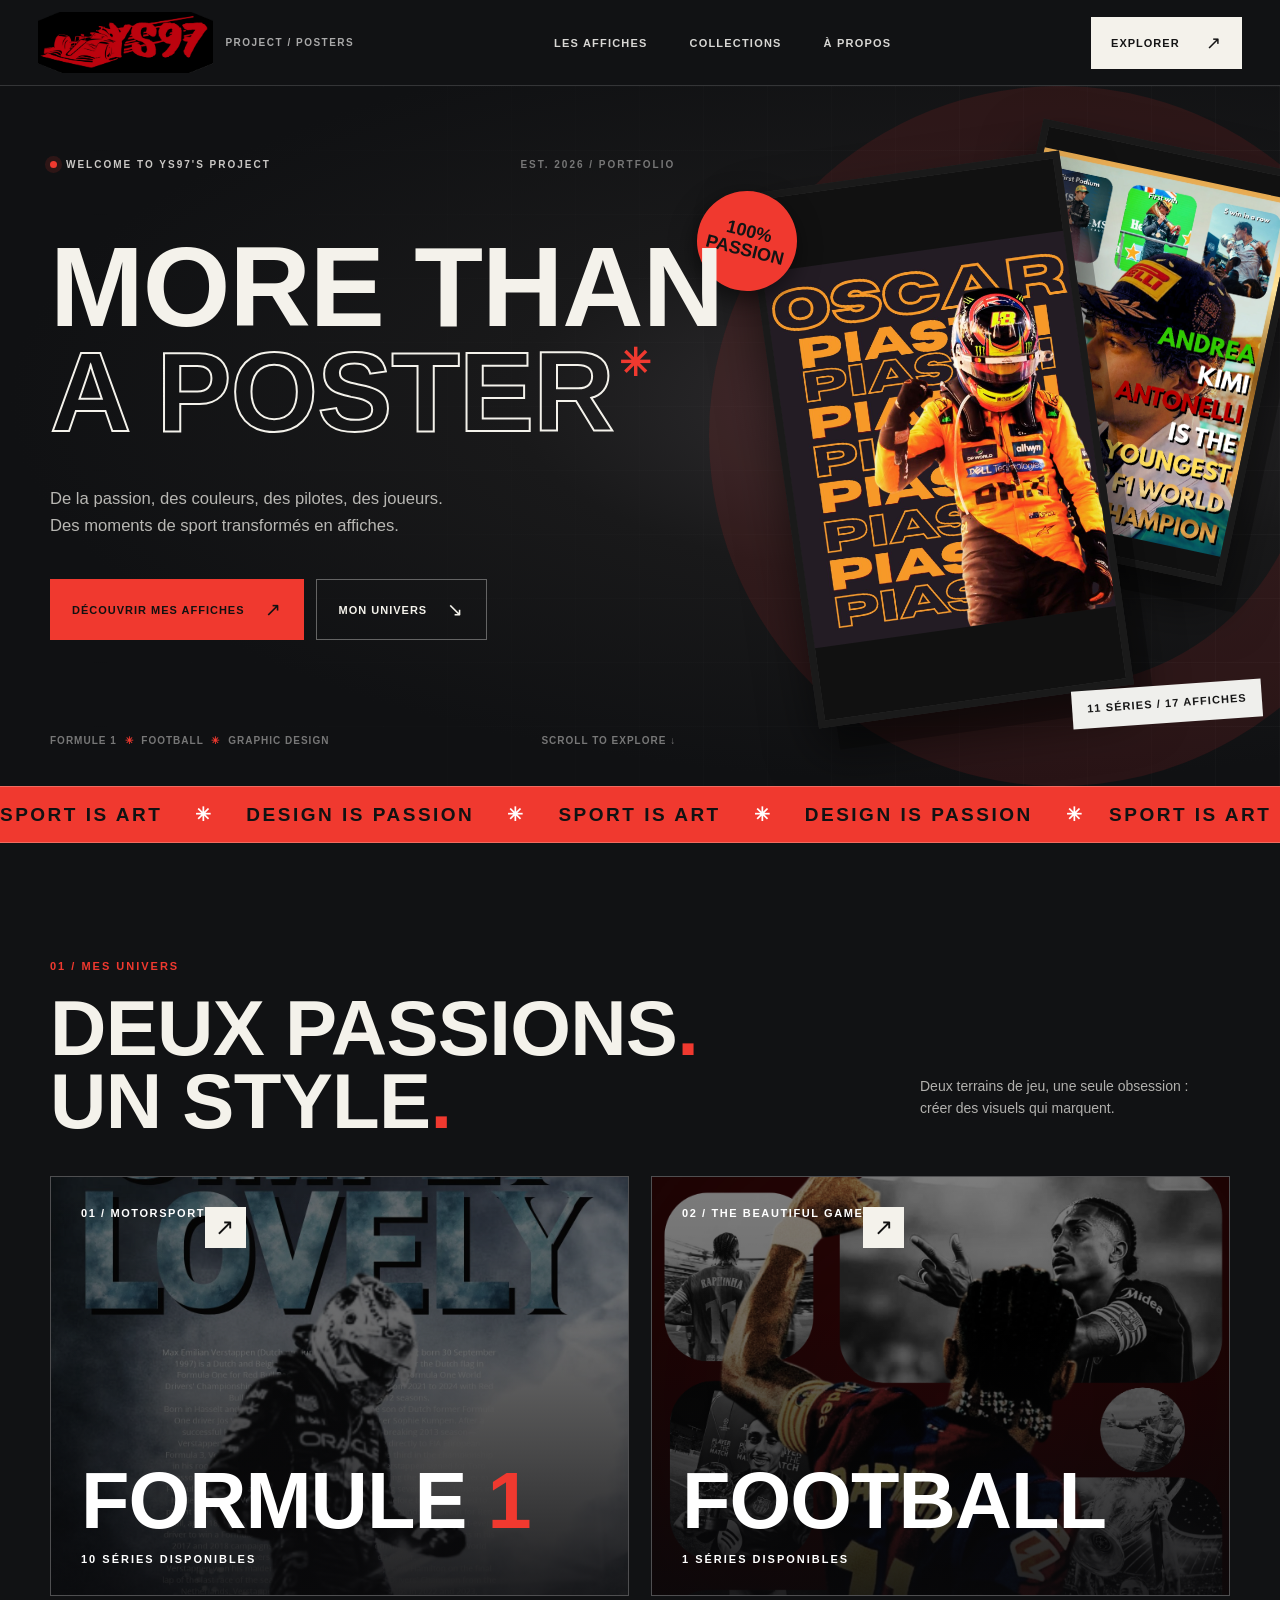
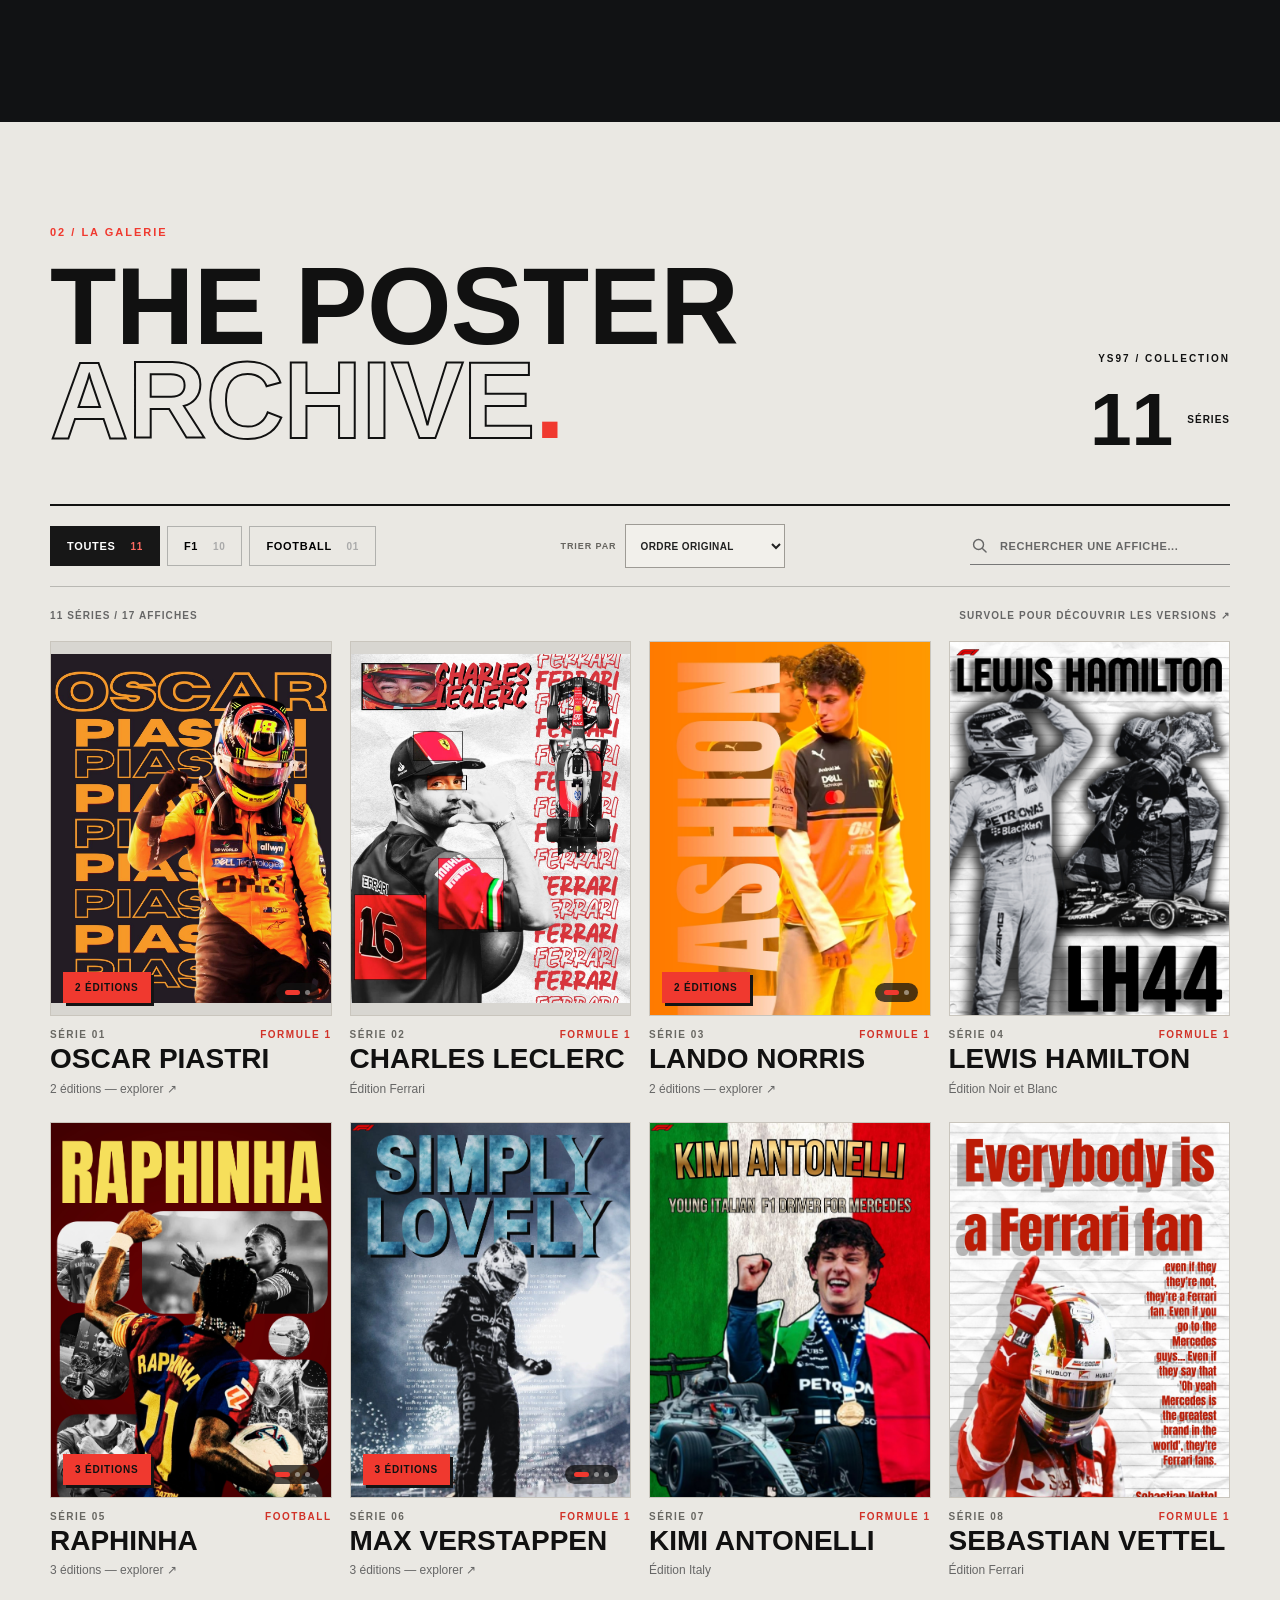
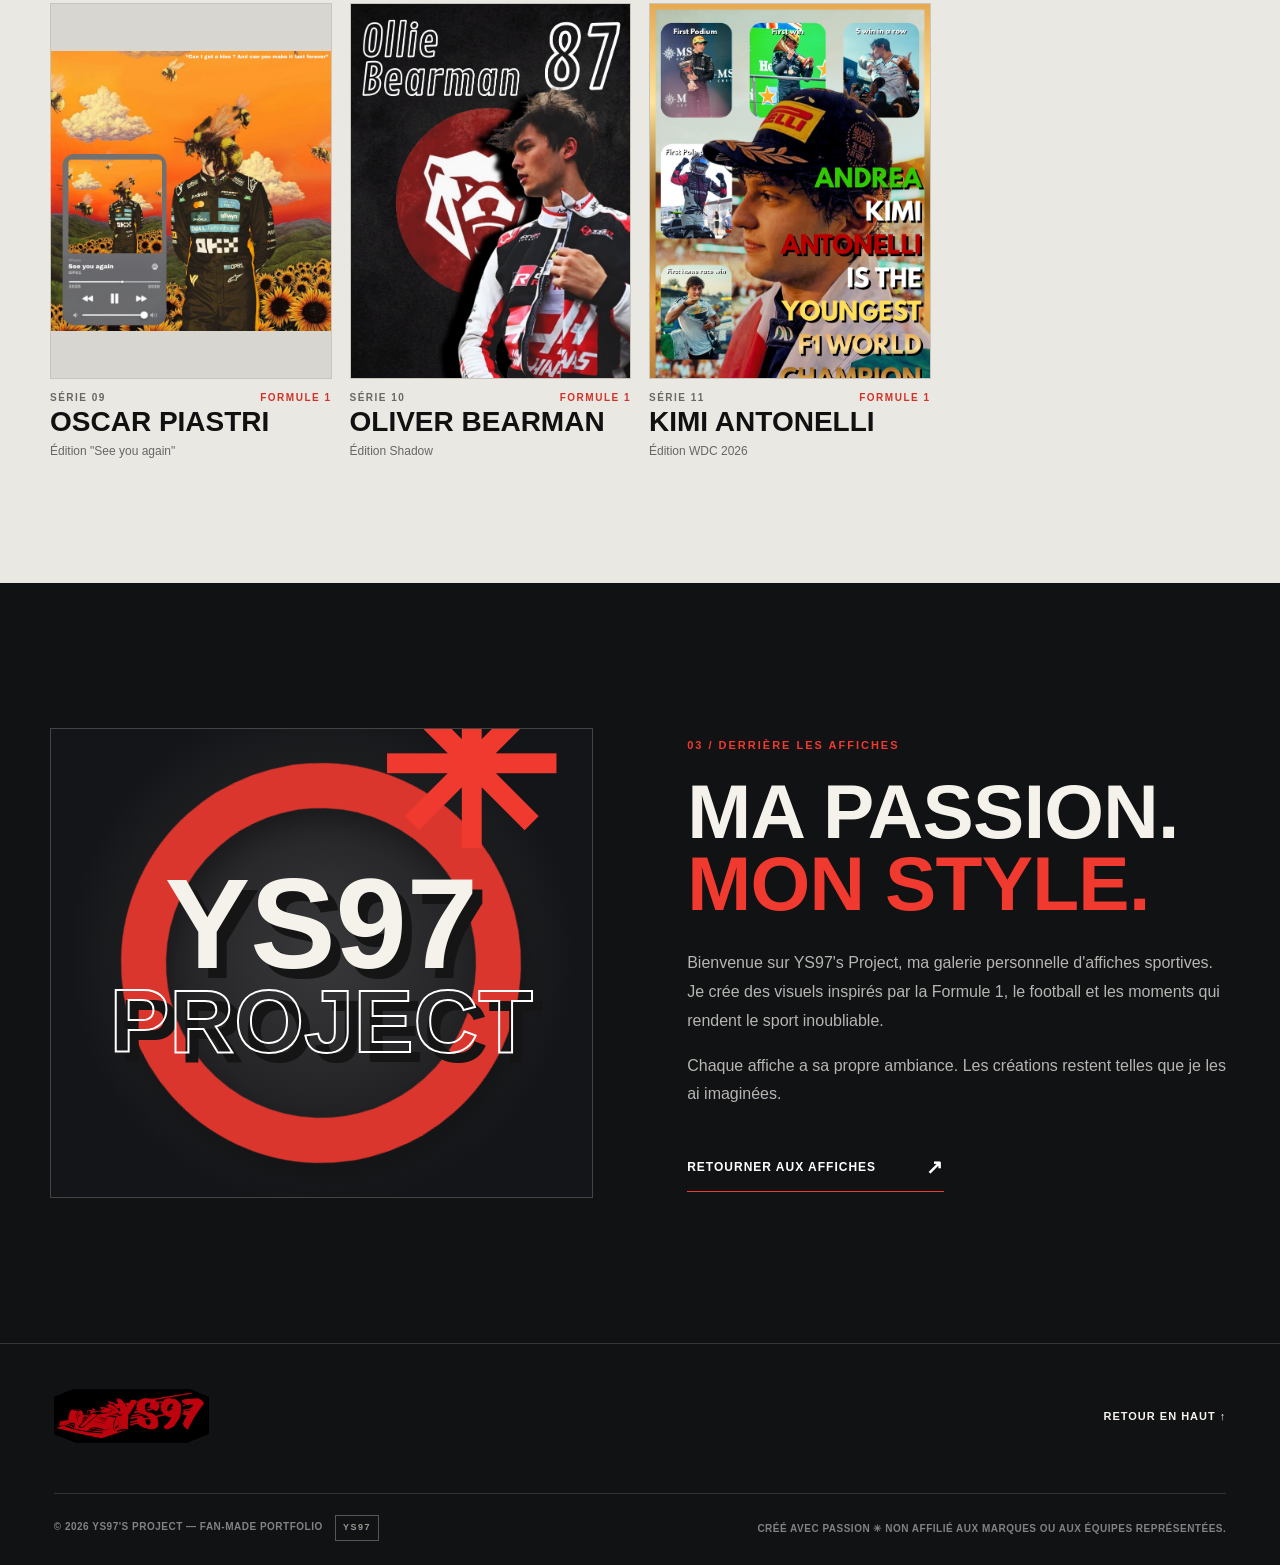
<file: index.html>
<!DOCTYPE html>
<html lang="fr">
<head>
  <meta charset="UTF-8" />
  <meta name="viewport" content="width=device-width,initial-scale=1" />
  <meta name="theme-color" content="#111111" />
  <meta name="description" content="YS97's Project — galerie d'affiches sportives autour de la Formule 1 et du football. Créations et designs originaux de YS97." />
  <meta property="og:title" content="YS97's Project — Affiches & créations" />
  <meta property="og:description" content="Bienvenue dans mon univers : Formule 1, football et design." />
  <title>YS97's Project — Posters & Design</title>
  <link rel="icon" href="favicon.png" type="image/png" />
  <link rel="stylesheet" href="style.css" />
  <link rel="stylesheet" href="v3.css?v=4" />
  <script src="affiches.js" defer></script>
  <script src="shared.js" defer></script>
  <script src="script.js?v=4" defer></script>
</head>
<body>
  <a class="skip-link" href="#galerie">Aller à la galerie</a>
  <div class="page-shell">
    <header class="site-header" id="accueil">
      <a class="brand" href="#accueil" aria-label="YS97's Project — accueil">
        <span class="brand-mark has-custom-logo" id="brandMark"><img src="logo-ys97-header.png" alt="Logo YS97" class="actual-logo" /></span>
        <span class="brand-words"><strong>YS97<span class="accent-dot">.</span></strong><small>PROJECT / POSTERS</small></span>
      </a>
      <nav class="desktop-nav" aria-label="Navigation principale">
        <a href="#galerie">LES AFFICHES</a>
        <a href="#collections">COLLECTIONS</a>
        <a href="#apropos">À PROPOS</a>
      </nav>
      <a class="header-link" href="#galerie"><span>EXPLORER</span><span aria-hidden="true">↗</span></a>
    </header>

    <main>
      <section class="hero" aria-labelledby="hero-title">
        <div class="hero-grid" aria-hidden="true"></div>
        <div class="hero-content">
          <div class="hero-topline"><span class="pulse-dot"></span> WELCOME TO YS97'S PROJECT <span class="hero-index">EST. 2026 / PORTFOLIO</span></div>
          <h1 id="hero-title"><span>MORE THAN</span><span class="hero-outline">A POSTER<span class="star">✳</span></span></h1>
          <p>De la passion, des couleurs, des pilotes, des joueurs.<br />Des moments de sport transformés en affiches.</p>
          <div class="hero-actions">
            <a class="cta primary" href="#galerie">DÉCOUVRIR MES AFFICHES <span aria-hidden="true">↗</span></a>
            <a class="cta secondary" href="#apropos">MON UNIVERS <span aria-hidden="true">↘</span></a>
          </div>
          <div class="hero-lower"><span>FORMULE 1 <b>✳</b> FOOTBALL <b>✳</b> GRAPHIC DESIGN</span><span>SCROLL TO EXPLORE ↓</span></div>
        </div>
        <div class="hero-art" aria-label="Aperçu d'affiches de Formule 1 et football">
          <div class="hero-glow" aria-hidden="true"></div>
          <div class="hero-poster hero-poster-back"><img src="images/raphinha-color.jpg" id="featuredBack" alt="Affiche mise en avant" /></div>
          <div class="hero-poster hero-poster-front"><img src="images/oscar-piastri-orange.jpg" id="featuredFront" alt="Affiche mise en avant" /></div>
          <span class="sticker sticker-top">100%<br />PASSION</span>
          <span class="sticker sticker-bottom">YS97 / POSTER COLLECTION</span>
        </div>
      </section>

      <div class="marquee" aria-label="Design, sport et créativité"><div class="marquee-track" aria-hidden="true">
        <span>SPORT IS ART <em>✳</em> DESIGN IS PASSION <em>✳</em> SPORT IS ART <em>✳</em> DESIGN IS PASSION <em>✳</em></span>
        <span>SPORT IS ART <em>✳</em> DESIGN IS PASSION <em>✳</em> SPORT IS ART <em>✳</em> DESIGN IS PASSION <em>✳</em></span>
      </div></div>

      <section class="collections-section content-width" id="collections" aria-labelledby="collections-title">
        <div class="section-heading"><span class="eyebrow">01 / MES UNIVERS</span><h2 id="collections-title">DEUX PASSIONS<span class="red-period">.</span><br />UN STYLE<span class="red-period">.</span></h2><p>Deux terrains de jeu, une seule obsession : créer des visuels qui marquent.</p></div>
        <div class="collection-cards">
          <button class="collection-card f1-card" type="button" data-collection="Formule 1" aria-label="Voir toutes les affiches Formule 1">
            <img src="images/lewis-hamilton.jpg" id="featuredF1" alt="Affiche Formule 1 à la une" loading="lazy" />
            <span class="collection-gradient"></span>
            <span class="collection-meta"><span class="collection-num">01 / MOTORSPORT</span><span class="collection-arrow" aria-hidden="true">↗</span></span>
            <span class="collection-info"><strong>FORMULE <em>1</em></strong><small><span id="f1Count">10</span> SÉRIES DISPONIBLES</small></span>
          </button>
          <button class="collection-card foot-card" type="button" data-collection="Football" aria-label="Voir toutes les affiches football">
            <img src="images/raphinha-original.jpg" id="featuredFootball" alt="Affiche Football à la une" loading="lazy" />
            <span class="collection-gradient"></span>
            <span class="collection-meta"><span class="collection-num">02 / THE BEAUTIFUL GAME</span><span class="collection-arrow" aria-hidden="true">↗</span></span>
            <span class="collection-info"><strong>FOOTBALL</strong><small><span id="footCount">1</span> SÉRIES DISPONIBLES</small></span>
          </button>
        </div>
      </section>

      <section class="gallery-section" id="galerie" aria-labelledby="galerie-title">
        <div class="content-width gallery-inner">
          <div class="gallery-title-row"><div><span class="eyebrow">02 / LA GALERIE</span><h2 id="galerie-title">THE POSTER<br /><span>ARCHIVE<span class="red-period">.</span></span></h2></div><div class="gallery-aside"><span class="archive-code">YS97 / COLLECTION</span><span class="archive-count"><strong id="totalCount">11</strong><small>SÉRIES</small></span></div></div>
          <div class="gallery-toolbar">
            <div class="filters" role="group" aria-label="Filtrer les affiches">
              <button type="button" class="filter-btn active" data-filter="Toutes" aria-pressed="true">TOUTES <span id="allFilterCount">11</span></button>
              <button type="button" class="filter-btn" data-filter="Formule 1" aria-pressed="false">F1 <span id="f1FilterCount">10</span></button>
              <button type="button" class="filter-btn" data-filter="Football" aria-pressed="false">FOOTBALL <span id="footFilterCount">01</span></button>
            </div>
            <label class="sort-box" for="sortSelect"><span>TRIER PAR</span><select id="sortSelect" aria-label="Trier les affiches"><option value="original">ORDRE ORIGINAL</option><option value="az">ALPHABÉTIQUE A → Z</option><option value="za">ALPHABÉTIQUE Z → A</option></select></label>
            <label class="search-box"><svg viewBox="0 0 24 24" width="19" height="19" aria-hidden="true"><circle cx="10.8" cy="10.8" r="6.3" fill="none" stroke="currentColor" stroke-width="1.8"/><path d="m16 16 4.3 4.3" stroke="currentColor" stroke-width="1.8" stroke-linecap="round"/></svg><span class="sr-only">Rechercher une affiche</span><input id="searchInput" type="search" placeholder="RECHERCHER UNE AFFICHE..." autocomplete="off" /></label>
          </div>
          <div class="gallery-results" aria-live="polite"><span id="resultsText">11 SÉRIES / 16 AFFICHES</span><span>SURVOLE POUR DÉCOUVRIR LES VERSIONS ↗</span></div>
          <div class="poster-grid" id="posterGrid"></div>
          <div class="empty-state" id="emptyState" hidden><div>✳</div><h3>AUCUNE AFFICHE TROUVÉE</h3><p>Essaie une autre recherche ou une autre catégorie.</p><button type="button" id="resetFilters">VOIR TOUTES LES AFFICHES ↗</button></div>
        </div>
      </section>

      <section class="about-section content-width" id="apropos" aria-labelledby="about-title"><div class="about-deco"><span>YS97</span><span>✳</span><span>PROJECT</span></div><div class="about-copy"><span class="eyebrow">03 / DERRIÈRE LES AFFICHES</span><h2 id="about-title">MA PASSION.<br /><span>MON STYLE.</span></h2><p>Bienvenue sur YS97's Project, ma galerie personnelle d'affiches sportives. Je crée des visuels inspirés par la Formule 1, le football et les moments qui rendent le sport inoubliable.</p><p>Chaque affiche a sa propre ambiance. Les créations restent telles que je les ai imaginées.</p><a href="#galerie" class="text-link">RETOURNER AUX AFFICHES <span>↗</span></a></div></section>
    </main>
    <footer class="footer"><div class="footer-top"><a href="#accueil" class="footer-brand"><img src="logo-ys97-header.png" id="footerLogo" alt="YS97" /></a><a href="#accueil" class="back-top">RETOUR EN HAUT ↑</a></div><div class="footer-bottom"><small>© <span id="year">2026</span> YS97'S PROJECT — FAN-MADE PORTFOLIO <button type="button" id="ys97Access" class="ys97-access" title="Espace YS97" aria-label="Espace YS97">YS97</button></small><small>CRÉÉ AVEC PASSION ✳ NON AFFILIÉ AUX MARQUES OU AUX ÉQUIPES REPRÉSENTÉES.</small></div></footer>
  </div>

  <!-- Les brouillons sont locaux. La publication publique nécessite une authentification GitHub à portée limitée. -->
  <div id="adminDialog" class="admin-dialog" role="dialog" aria-modal="true" aria-labelledby="adminTitle" aria-hidden="true" hidden>
    <div class="admin-backdrop" id="adminBackdrop"></div>
    <div class="admin-panel" role="document">
      <header class="admin-header">
        <div><span class="eyebrow">YS97 / BACKSTAGE</span><h2 id="adminTitle">MODE <span>ÉDITION.</span></h2></div>
        <button type="button" class="admin-close" id="adminClose" aria-label="Fermer">✕</button>
      </header>
      <div id="adminLogin" class="admin-login">
        <p>Bienvenue dans l'espace YS97.</p>
        <form id="adminLoginForm">
          <label for="adminCode">CODE D'ACCÈS</label>
          <div class="admin-code-row"><input id="adminCode" type="password" inputmode="numeric" pattern="[0-9]*" maxlength="12" autocomplete="off" placeholder="••••••" required /><button type="submit" class="admin-primary">ENTRER ↗</button></div>
          <p class="admin-error" id="adminError" role="alert"></p>
        </form>
        <small>Ce code sert à ouvrir l'éditeur sur cet appareil. Il ne protège pas un compte en ligne.</small>
      </div>
      <div id="adminWorkspace" class="admin-workspace" hidden>
<div class="admin-notice"><strong>ESPACE CRÉATEUR</strong> Modifie tes affiches ici, puis clique sur <strong>« PUBLIER POUR TOUT LE MONDE »</strong> en bas de l'éditeur. Tes modifications sont enregistrées d'abord comme brouillon sur cet appareil. Le code est redemandé à chaque ouverture.</div>
        <div class="admin-stats" id="adminStats"></div>
        <section class="admin-section" aria-labelledby="uploadHeading">
          <h3 id="uploadHeading">+ AJOUTER UNE AFFICHE OU UNE ÉDITION</h3>
          <form id="uploadForm" class="admin-form">
            <div class="admin-fields"><label>TITRE<input id="newTitle" required maxlength="80" placeholder="Ex. Lewis Hamilton" /></label><label>CATÉGORIE<select id="newCategory"><option value="Formule 1">Formule 1</option><option value="Football">Football</option></select></label></div>
            <div class="admin-fields"><label>NOM DE L’ÉDITION<input id="newEdition" maxlength="90" placeholder="Ex. Noir & blanc, Orange, Collector..." /></label><label>CRÉATION / SÉRIE<select id="newGroup"><option value="">Nouvelle création (séparée)</option></select></label></div>
            <label>IMAGE (JPG, PNG, WEBP)<input id="newImage" type="file" accept="image/jpeg,image/png,image/webp" required /></label>
            <button type="submit" class="admin-primary">PUBLIER DANS MON BROUILLON ↗</button><p id="uploadStatus" role="status" class="admin-small"></p>
          </form>
        </section>
        <section class="admin-section" aria-labelledby="featuredHeading">
          <h3 id="featuredHeading">IMAGES À LA UNE / PAGE D’ACCUEIL</h3>
          <p class="admin-small">Choisis toi-même les affiches présentées au début du site et sur les deux grandes cartes des univers. Tu peux utiliser n’importe quelle édition de ta galerie.</p>
          <div class="admin-fields">
            <label>GRANDE AFFICHE D’ACCUEIL<select id="heroFrontSelect"></select></label>
            <label>AFFICHE D’ARRIÈRE-PLAN<select id="heroBackSelect"></select></label>
          </div>
          <div class="admin-fields">
            <label>CARTE FORMULE 1<select id="heroF1Select"></select></label>
            <label>CARTE FOOTBALL<select id="heroFootballSelect"></select></label>
          </div>
          <div class="featured-editor-preview" id="featuredPreview" aria-label="Aperçu des images mises en avant"></div>
          <button type="button" class="admin-primary" id="saveFeatured">ENREGISTRER LES IMAGES À LA UNE ↗</button>
        </section>
        <section class="admin-section" aria-labelledby="logoHeading">
          <h3 id="logoHeading">TON LOGO</h3>
          <p class="admin-small">Ton logo rouge et noir est déjà installé ! Tu peux le remplacer plus tard si tu le souhaites.</p>
          <label class="admin-file-label">CHOISIR UN LOGO<input type="file" accept="image/png,image/jpeg,image/webp" id="logoInput" /></label>
          <button type="button" class="admin-minor" id="restoreLogo">REVENIR AU LOGO YS97</button>
          <p id="logoStatus" class="admin-small" role="status"></p>
        </section>
        <section class="admin-section" aria-labelledby="manageHeading"><h3 id="manageHeading">GÉRER TES CRÉATIONS</h3><p class="admin-small">Renomme une création, change les noms de ses éditions, remplace leurs images, organise les versions ou retire celles dont tu ne veux plus.</p><div id="adminItems" class="admin-items"></div></section>
        <section class="admin-section export-section" aria-labelledby="exportHeading">
          <h3 id="exportHeading">🌐 PUBLIER TES CHANGEMENTS POUR TOUT LE MONDE</h3>
          <p>Après avoir ajouté ou modifié tes affiches, utilise ce bouton pour envoyer les modifications et les nouvelles images directement sur ton site GitHub Pages. <strong>Tu n'auras plus besoin de remplacer <code>affiches.js</code> manuellement.</strong></p>
          <div class="publisher-box">
            <div class="publisher-destination"><span>DESTINATION</span><strong>baracapy087-tech / ys97-project</strong><small>Branche : main · GitHub Pages</small></div>
            <label class="publisher-token-label" for="githubToken">CLÉ DE PUBLICATION GITHUB (FINE-GRAINED TOKEN)</label>
            <input id="githubToken" class="publisher-token" type="password" autocomplete="off" spellcheck="false" placeholder="Colle ton token ici (jamais dans le chat)" />
            <p class="admin-small">À configurer une seule fois sur GitHub : <a href="https://github.com/settings/personal-access-tokens/new" target="_blank" rel="noopener noreferrer">créer un token limité</a> au dépôt <strong>ys97-project</strong>, permission <strong>Contents → Read and write</strong>. Il faudra le recoller à chaque nouvelle session d'édition ; il n'est ni conservé ni publié dans les fichiers du site. <strong>Ne le partage avec personne.</strong></p>
            <button type="button" class="admin-primary publisher-button" id="publishOnline">↗ PUBLIER POUR TOUT LE MONDE</button>
            <p id="publishStatus" class="publish-status" role="status" aria-live="polite">Tes changements sont pour l'instant dans ton brouillon.</p>
            <a class="publisher-site-link" href="https://baracapy087-tech.github.io/ys97-project/" target="_blank" rel="noopener noreferrer">OUVRIR MON SITE PUBLIC ↗</a>
          </div>
          <div class="publisher-backup"><p class="admin-small">Sauvegarde facultative : tu peux aussi exporter ton catalogue, ou annuler tes modifications locales.</p><button type="button" class="admin-minor" id="exportConfig">↓ EXPORTER AFFICHES.JS</button><button type="button" class="admin-minor" id="resetLocal">Annuler toutes les modifications locales</button></div>
        </section>
      </div>
    </div>
  </div>
  <div class="toast" id="toast" role="status" aria-live="polite"></div>
</body>
</html>
</file>
<file: style.css>
:root{--bg:#111214;--panel:#1c1d1f;--ink:#f4f2eb;--muted:#aaa9a6;--red:#f0392f;--stroke:rgba(255,255,255,.15);--font:Arial,Helvetica,sans-serif;--display:Impact,'Arial Black','Helvetica Neue',Arial,sans-serif}*{box-sizing:border-box}html{scroll-behavior:smooth;scroll-padding-top:90px}body{margin:0;background:var(--bg);color:var(--ink);font-family:var(--font);-webkit-font-smoothing:antialiased}button,input{font:inherit}button{cursor:pointer}a{text-decoration:none;color:inherit}img{display:block;max-width:100%}::selection{color:#111;background:#ff695d}button:focus-visible,a:focus-visible,input:focus-visible{outline:3px solid #fff;outline-offset:3px}.sr-only{position:absolute;width:1px;height:1px;padding:0;overflow:hidden;clip:rect(0,0,0,0);white-space:nowrap;border:0}.skip-link{position:fixed;top:-80px;left:15px;z-index:100;background:white;color:black;padding:12px}.skip-link:focus{top:8px}.page-shell{width:100%;overflow:clip}.content-width{width:min(1410px,calc(100% - 100px));margin:auto}.site-header{height:86px;display:flex;align-items:center;justify-content:space-between;gap:40px;padding:0 4.2%;border-bottom:1px solid var(--stroke);background:#111214;position:relative;z-index:12}.brand{display:flex;align-items:center;gap:12px;min-width:220px}.brand-mark{display:grid;place-items:center;height:43px;width:43px;background:var(--red);color:#111;font:bold 33px var(--display);transform:skew(-8deg);line-height:1}.brand-asterisk{font:900 17px Arial;position:absolute;top:0;right:0}.brand-words{display:flex;flex-direction:column;gap:2px;line-height:1}.brand-words strong{font:900 24px var(--font);letter-spacing:-1.5px}.accent-dot,.footer-brand span,.lightbox-sign span{color:var(--red)}.brand-words small{font:700 9px var(--font);color:#aaa;letter-spacing:1.9px}.desktop-nav{display:flex;gap:42px;align-items:center}.desktop-nav a{color:#d8d7d4;font-size:11px;font-weight:800;letter-spacing:1.2px;transition:color .2s}.desktop-nav a:hover{color:var(--red)}.header-link{display:flex;gap:26px;align-items:center;background:var(--ink);color:#151515;font-size:11px;font-weight:900;letter-spacing:1px;padding:15px 20px;transition:background .2s}.header-link:hover{background:var(--red)}.header-link span:last-child{font-size:18px;font-weight:400}.hero{min-height:700px;display:grid;grid-template-columns:54% 46%;position:relative;background:radial-gradient(ellipse at 75% 45%,#343235 0,#19191a 33%,#101113 70%);isolation:isolate;overflow:hidden}.hero-grid{position:absolute;inset:0;background-image:linear-gradient(0deg,transparent 98%,rgba(255,255,255,.045) 100%),linear-gradient(90deg,transparent 98%,rgba(255,255,255,.03) 100%);background-size:64px 64px;mask-image:linear-gradient(to right,transparent,black)}.hero-content{z-index:3;padding:73px 0 40px max(50px,calc((100vw - 1410px)/2));display:flex;flex-direction:column;min-width:0}.hero-topline{display:flex;align-items:center;gap:9px;color:#cac8c5;font-size:10px;font-weight:900;letter-spacing:2px}.pulse-dot{background:var(--red);width:7px;height:7px;border-radius:100%;box-shadow:0 0 0 5px #ef392c22}.hero-index{margin-left:auto;margin-right:16px;color:#777;white-space:nowrap}.hero h1{font-family:var(--display);font-size:clamp(74px,8.8vw,146px);font-weight:900;letter-spacing:-1px;line-height:.93;margin:65px 0 25px;white-space:nowrap}.hero h1 span{display:block}.hero-outline{color:transparent;-webkit-text-stroke:2px var(--ink);position:relative}.star{font-family:Arial;display:inline!important;position:relative;font-size:clamp(23px,3vw,55px);vertical-align:top;top:5px;left:5px;color:var(--red);-webkit-text-stroke:0}.hero-content>p{font-size:clamp(14px,1.3vw,18px);line-height:1.6;color:#b8b7b3;max-width:480px}.hero-actions{display:flex;flex-wrap:wrap;gap:12px;margin-top:23px}.cta{display:flex;justify-content:space-between;align-items:center;gap:20px;font-size:11px;font-weight:900;letter-spacing:1px;padding:18px 22px;transition:transform .2s,background .2s}.cta:hover{transform:translateY(-3px)}.primary{background:var(--red);color:#111}.primary:hover{background:#ff5e52}.secondary{border:1px solid #646464;color:var(--ink)}.secondary:hover{background:#29292a}.cta span{font-size:19px;font-weight:400}.hero-lower{display:flex;flex-wrap:wrap;gap:20px;justify-content:space-between;color:#777;font-size:10px;font-weight:900;letter-spacing:1px;margin-top:auto;margin-right:15px;padding-top:60px}.hero-lower b{color:var(--red);margin:0 4px}.hero-art{position:relative;z-index:2;min-height:700px}.hero-glow{position:absolute;border:100px solid #d5292720;width:700px;height:700px;left:3%;top:0;border-radius:50%;transform:rotate(15deg)}.hero-poster{position:absolute;overflow:hidden;background:#292929;box-shadow:18px 24px 0 #0004,0 25px 50px #0008;border:7px solid #1a1a1a}.hero-poster img{height:100%;width:100%;object-fit:cover}.hero-poster-back{width:46%;height:60%;left:52%;top:8%;transform:rotate(12deg)}.hero-poster-front{width:54%;height:77%;left:15%;top:12%;transform:rotate(-8deg);z-index:2}.sticker{position:absolute;z-index:4;font-weight:900;line-height:1.05}.sticker-top{top:15%;left:1%;width:100px;height:100px;display:flex;align-items:center;justify-content:center;text-align:center;font-size:18px;background:var(--red);color:#141414;border-radius:50%;transform:rotate(14deg);box-shadow:0 8px 24px #0008}.sticker-bottom{bottom:9%;right:3%;background:#efefec;color:#171717;padding:13px 15px;font-size:11px;letter-spacing:1.1px;transform:rotate(-4deg)}.marquee{overflow:hidden;background:var(--red);color:#121212;border-top:1px solid #f16b60;border-bottom:1px solid #f16b60}.marquee-track{display:flex;width:max-content;animation:scroll 34s linear infinite}.marquee-track span{white-space:nowrap;font:900 19px var(--display);letter-spacing:2.5px;padding:16px 0}.marquee-track em{font-style:normal;color:#fff;margin:0 25px}@keyframes scroll{to{transform:translateX(-50%)}}.collections-section{padding:117px 0 126px}.section-heading{display:grid;grid-template-columns:minmax(0,1fr) 310px;align-items:end;margin-bottom:37px}.eyebrow{color:var(--red);font-size:11px;font-weight:900;letter-spacing:2px}.section-heading .eyebrow{grid-column:1/-1;margin-bottom:20px}.section-heading h2,.gallery-title-row h2,.about-copy h2{font:900 clamp(48px,6.1vw,94px)/.94 var(--display);letter-spacing:-.7px;margin:0}.red-period{color:var(--red)}.section-heading p{color:#b1b0ad;line-height:1.6;font-size:14px;max-width:285px;padding-bottom:5px}.collection-cards{display:grid;grid-template-columns:1fr 1fr;gap:22px}.collection-card{display:flex;flex-direction:column;justify-content:space-between;text-align:left;color:#fff;position:relative;height:420px;border:1px solid var(--stroke);padding:30px;overflow:hidden;background:#303033;isolation:isolate}.collection-card img{width:100%;height:100%;object-fit:cover;position:absolute;inset:0;filter:saturate(.65) brightness(.52);transition:transform .5s,filter .5s;z-index:-2}.f1-card img{object-position:50% 35%}.foot-card img{object-position:50% 47%}.collection-card:hover img{transform:scale(1.06);filter:saturate(.9) brightness(.62)}.collection-gradient{position:absolute;inset:0;background:linear-gradient(transparent 0%,#0002 35%,#09090bcc 100%);z-index:-1}.collection-meta{display:flex;justify-content:space-between;align-items:start;font-size:11px;font-weight:900;letter-spacing:1.6px}.collection-arrow{background:#f4f2eb;color:#111;display:grid;place-items:center;height:41px;width:41px;font-size:23px;font-weight:400;transition:background .2s}.collection-card:hover .collection-arrow{background:var(--red)}.collection-info{display:flex;flex-direction:column;gap:12px}.collection-info strong{font:900 clamp(60px,6.2vw,100px)/1 var(--display);letter-spacing:-1px}.collection-info em{font-style:normal;color:var(--red)}.collection-info small{font:800 11px var(--font);letter-spacing:2px}.gallery-section{background:#eae8e3;color:#111;padding:100px 0 125px}.gallery-title-row{display:flex;align-items:end;justify-content:space-between;gap:30px}.gallery-title-row h2{margin:20px 0 0;font-size:clamp(58px,8.5vw,132px);line-height:.87}.gallery-title-row h2>span{color:transparent;-webkit-text-stroke:2px #111}.gallery-title-row h2 .red-period{-webkit-text-stroke:0;color:var(--red)}.gallery-aside{display:flex;flex-direction:column;align-items:flex-end;gap:25px}.archive-code{font-size:10px;font-weight:900;letter-spacing:2px}.archive-count{display:flex;align-items:center;gap:14px}.archive-count strong{font:900 75px/.8 var(--display)}.archive-count small{max-width:80px;font-size:10px;line-height:1.5;font-weight:900;letter-spacing:1px}.gallery-toolbar{margin-top:55px;padding:18px 0;border-top:2px solid #111;border-bottom:1px solid #b9b8b3;display:flex;align-items:center;justify-content:space-between;gap:18px}.filters{display:flex;gap:7px;flex-wrap:wrap}.filter-btn{border:1px solid #b1b1ae;background:transparent;padding:13px 16px;font-size:11px;font-weight:900;letter-spacing:.7px;transition:background .2s,color .2s}.filter-btn:hover{border-color:#111}.filter-btn.active{background:#171717;color:white;border-color:#171717}.filter-btn span{color:#aaa;font-size:10px;margin-left:11px}.filter-btn.active span{color:#ff6b61}.search-box{display:flex;align-items:center;gap:8px;border-bottom:1px solid #777;min-width:260px;color:#666}.search-box input{min-width:0;flex:1;background:none;border:0;padding:12px 3px;color:#111;outline:none;font-size:11px;font-weight:800;letter-spacing:.6px}.search-box input::placeholder{color:#666}.gallery-results{display:flex;justify-content:space-between;gap:10px;padding:23px 0 20px;font-size:10px;font-weight:900;color:#666;letter-spacing:1.1px}.poster-grid{display:grid;grid-template-columns:repeat(4,minmax(0,1fr));gap:26px 18px;min-height:220px}.poster-card{min-width:0}.poster-open{background:transparent;padding:0;display:block;width:100%;border:0;text-align:left;color:inherit}.poster-image{height:0;padding-bottom:136%;position:relative;background:#d2d0ca;overflow:hidden}.poster-image img{position:absolute;width:100%;height:100%;inset:0;object-fit:cover;object-position:center;transition:transform .45s ease,filter .45s ease}.poster-open:hover .poster-image img{transform:scale(1.035);filter:brightness(.82)}.poster-hover{position:absolute;top:15px;right:15px;display:grid;place-items:center;background:var(--red);height:45px;width:45px;font-size:25px;opacity:0;transform:translateY(10px);transition:opacity .2s,transform .2s}.poster-open:hover .poster-hover,.poster-open:focus-visible .poster-hover{opacity:1;transform:translateY(0)}.poster-label{display:flex;justify-content:space-between;gap:8px;margin:13px 0 4px;font-size:10px;font-weight:900;letter-spacing:1.5px;color:#686762}.poster-label .poster-tag{color:#d13228}.poster-name{margin:0;font:900 clamp(19px,2.2vw,28px)/1.1 var(--display);text-transform:uppercase}.poster-edition{margin:7px 0 0;font-size:12px;color:#666}.empty-state{text-align:center;padding:70px 15px}.empty-state[hidden]{display:none}.empty-state div{font-size:75px;color:var(--red)}.empty-state h3{font:900 34px var(--display)}.empty-state p{color:#777}.empty-state button{background:#111;border:0;color:white;padding:15px 20px;font-size:11px;font-weight:900;margin-top:15px}.about-section{display:grid;grid-template-columns:1fr 1fr;gap:8%;align-items:center;padding-top:145px;padding-bottom:145px}.about-deco{position:relative;height:470px;border:1px solid #444;background:radial-gradient(circle at 50% 48%,#39383a,#141518 70%);display:flex;flex-direction:column;align-items:center;justify-content:center;overflow:hidden}.about-deco:after{content:'';position:absolute;width:310px;height:310px;border:45px solid var(--red);border-radius:50%;opacity:.9;transform:rotate(-20deg);filter:drop-shadow(0 15px 10px #0004)}.about-deco span{font:900 clamp(70px,10vw,145px)/.9 var(--display);z-index:2;text-shadow:10px 10px #151515}.about-deco span:nth-child(2){position:absolute;color:var(--red);font-size:220px;right:6%;top:-12%;z-index:1;text-shadow:none}.about-deco span:nth-child(3){font-size:clamp(40px,7vw,90px);color:transparent;-webkit-text-stroke:2px #fff}.about-copy h2{font-size:clamp(50px,6vw,90px);margin:22px 0 30px}.about-copy h2 span{color:var(--red)}.about-copy p{font-size:16px;line-height:1.8;color:#b6b5b2;max-width:560px}.text-link{display:inline-flex;align-items:center;justify-content:space-between;gap:50px;color:#fff;border-bottom:1px solid var(--red);font-size:12px;font-weight:900;letter-spacing:1px;margin-top:18px;padding:12px 0}.text-link span{font-size:20px}.text-link:hover{color:var(--red)}.footer{border-top:1px solid #363638;padding:39px 4.2% 24px}.footer-top,.footer-bottom{display:flex;justify-content:space-between;align-items:center;gap:20px}.footer-top{padding-bottom:45px}.footer-brand{font:900 63px/.85 var(--display)}.back-top{font-size:11px;letter-spacing:1px;font-weight:900}.back-top:hover{color:var(--red)}.footer-bottom{border-top:1px solid #343434;padding-top:21px;color:#828282}.footer-bottom small{font-size:10px;font-weight:800;letter-spacing:.5px;line-height:1.5}.lightbox[hidden]{display:none}.lightbox{position:fixed;inset:0;z-index:50;display:grid;place-items:center}.lightbox-backdrop{position:absolute;inset:0;background:#070707ef;backdrop-filter:blur(12px)}.lightbox-frame{position:relative;z-index:2;width:100%;height:100%;display:grid;grid-template-rows:70px minmax(0,1fr) 98px;gap:0}.lightbox-top,.lightbox-bottom{display:flex;justify-content:space-between;align-items:center;gap:20px;padding:0 30px}.lightbox-top{border-bottom:1px solid #444}.lightbox-sign{font:900 26px var(--display)}.lightbox-sign small{font:800 10px var(--font);letter-spacing:1px;color:#888;margin-left:10px}.lightbox-controls{display:flex;align-items:center;gap:15px}.lightbox-controls>span{font:800 11px var(--font);letter-spacing:1px;color:#bbb}.lightbox-icon{border:1px solid #555;background:transparent;color:white;width:39px;height:39px;font-size:20px;display:grid;place-items:center}.lightbox-icon:hover{background:var(--red);border-color:var(--red);color:black}.lightbox-main{min-height:0;display:grid;grid-template-columns:minmax(55px,1fr) minmax(0,auto) minmax(55px,1fr);align-items:center;justify-items:center;gap:12px;padding:20px}.lightbox-image-container{height:100%;min-width:0;display:grid;place-items:center}.lightbox-image-container img{width:auto;height:auto;max-width:min(100%,900px);max-height:100%;object-fit:contain;box-shadow:0 10px 35px #000a}.lightbox-arrow{height:58px;width:58px;display:grid;place-items:center;background:#2f2f2f;color:white;border:1px solid #666;font-size:29px}.lightbox-arrow:hover{background:var(--red);color:black;border-color:var(--red)}.lightbox-arrow.prev{justify-self:end}.lightbox-arrow.next{justify-self:start}.lightbox-bottom{border-top:1px solid #444}.lightbox-category{font-size:10px;color:var(--red);letter-spacing:1.5px;font-weight:900}.lightbox-bottom h3{font:900 25px var(--display);margin:4px 0 0}.lightbox-bottom p{margin:3px 0 0;color:#aaa;font-size:11px}.lightbox-hint{font-size:10px;font-weight:800;letter-spacing:1px;color:#999}.toast{position:fixed;bottom:24px;left:50%;transform:translateX(-50%) translateY(15px);z-index:100;background:#f1f1f1;color:#111;padding:12px 18px;font-size:12px;font-weight:900;opacity:0;transition:opacity .2s,transform .2s;pointer-events:none}.toast.visible{opacity:1;transform:translateX(-50%) translateY(0)}body.modal-open{overflow:hidden}@media(max-width:1180px){.hero{grid-template-columns:55% 45%;min-height:630px}.hero-content{padding-left:5vw}.hero-art{min-height:630px}.hero h1{font-size:clamp(66px,8.7vw,100px)}.sticker-top{width:80px;height:80px;font-size:14px}.poster-grid{grid-template-columns:repeat(3,minmax(0,1fr))}.content-width{width:calc(100% - 70px)}.desktop-nav{gap:20px}}@media(max-width:800px){.site-header{height:73px;padding:0 5%}.desktop-nav{display:none}.brand{min-width:auto}.hero{display:flex;flex-direction:column;min-height:auto}.hero-content{padding:55px 5% 0}.hero h1{margin:47px 0 20px;font-size:clamp(68px,12vw,110px)}.hero-content>p{max-width:540px}.hero-art{width:100%;min-height:530px}.hero-poster-front{left:22%;height:78%;top:9%;width:38%}.hero-poster-back{left:52%;height:70%;width:35%;top:12%}.hero-glow{top:-20%}.sticker-top{left:14%}.sticker-bottom{right:13%}.hero-lower{padding-top:35px}.content-width{width:calc(100% - 40px)}.collections-section{padding:76px 0}.section-heading{grid-template-columns:1fr}.section-heading p{margin-top:20px}.collection-card{height:340px;padding:23px}.collection-info strong{font-size:clamp(44px,6vw,70px)}.gallery-section{padding:70px 0}.gallery-title-row h2{font-size:clamp(57px,9.6vw,100px)}.gallery-toolbar{align-items:stretch;flex-direction:column}.search-box{width:100%}.poster-grid{grid-template-columns:repeat(2,minmax(0,1fr));gap:28px 16px}.about-section{padding-top:90px;padding-bottom:90px;gap:30px}.about-deco{height:360px}.about-deco:after{width:200px;height:200px;border-width:30px}.about-deco span{font-size:60px}.about-deco span:nth-child(3){font-size:43px}.footer-bottom{align-items:start;flex-direction:column}.lightbox-hint{display:none}}@media(max-width:540px){.brand-mark{height:37px;width:37px;font-size:27px}.brand-words strong{font-size:21px}.brand-words small{font-size:8px;letter-spacing:1px}.header-link{padding:12px 11px;gap:8px}.header-link span:first-child{font-size:10px}.hero-topline{font-size:8px;letter-spacing:1.2px}.hero-index{display:none}.hero h1{font-size:clamp(51px,13vw,72px);letter-spacing:-.4px}.hero-outline{-webkit-text-stroke:1.3px var(--ink)}.star{font-size:24px}.hero-content>p{font-size:13px}.hero-actions{gap:8px}.cta{padding:14px 15px;font-size:9px;gap:11px}.hero-lower{font-size:8px}.hero-lower span:last-child{display:none}.hero-art{min-height:410px}.hero-poster{border-width:4px}.hero-poster-front{left:14%;width:55%;height:83%;top:7%}.hero-poster-back{width:48%;height:72%;left:49%;top:9%}.sticker-top{left:5%;top:11%;height:63px;width:63px;font-size:11px}.sticker-bottom{bottom:8%;right:3%;font-size:9px;padding:9px}.marquee-track span{font-size:14px;padding:12px 0}.section-heading h2{font-size:50px}.collection-cards{grid-template-columns:1fr;gap:13px}.collection-card{height:290px}.collection-info strong{font-size:64px}.gallery-title-row h2{font-size:clamp(49px,13vw,66px)}.gallery-aside{display:none}.gallery-toolbar{margin-top:30px}.filters{display:grid;grid-template-columns:repeat(3,1fr)}.filter-btn{padding:12px 6px;font-size:10px;white-space:nowrap}.filter-btn span{margin-left:2px}.gallery-results span:last-child{display:none}.poster-grid{gap:22px 10px}.poster-label{font-size:8px;letter-spacing:.5px;margin-top:10px}.poster-name{font-size:20px}.poster-edition{font-size:11px}.poster-hover{display:none}.about-section{display:block}.about-deco{height:310px;margin-bottom:50px}.about-copy h2{font-size:63px}.footer-brand{font-size:49px}.back-top{font-size:9px}.lightbox-frame{grid-template-rows:62px minmax(0,1fr) 100px}.lightbox-top,.lightbox-bottom{padding:0 12px}.lightbox-sign small{display:none}.lightbox-controls{gap:7px}.lightbox-main{grid-template-columns:38px minmax(0,auto) 38px;padding:10px 2px;gap:2px}.lightbox-arrow{height:35px;width:35px;font-size:19px}.lightbox-image-container{width:100%}.lightbox-image-container img{max-width:100%;max-height:100%}.lightbox-bottom h3{font-size:23px}}@media(prefers-reduced-motion:reduce){html{scroll-behavior:auto}.marquee-track{animation:none}*,*:before,*:after{transition:none!important;animation:none!important}}

/* YS97 v2 — cartes entières, regroupements, versions et atelier d'édition */
.poster-image{height:auto;padding-bottom:0;aspect-ratio:3/4;display:grid;place-items:center;background:radial-gradient(ellipse at center,#303139 0%,#151519 100%);border:1px solid #d3d0c8;isolation:isolate}
.poster-image img{position:relative;inset:auto;width:100%;height:100%;object-fit:contain;object-position:center;filter:none}
.poster-open:hover .poster-image img{transform:scale(1.015);filter:brightness(.96)}
.poster-versions{position:absolute;left:12px;bottom:12px;z-index:4;background:#f0392f;color:#111;font-size:10px;font-weight:900;letter-spacing:.8px;padding:10px 12px;box-shadow:3px 3px 0 #141414}
.poster-hover{z-index:5}
.lightbox-frame{grid-template-rows:66px minmax(0,1fr) minmax(106px,auto)}
.lightbox-main{min-height:0}
.lightbox-image-container{overflow:hidden;max-width:100%;height:100%}
.lightbox-image-container img{max-height:100%;object-fit:contain}
.lightbox-bottom{padding-top:12px;padding-bottom:12px;min-height:106px;align-items:center}
.lightbox-bottom>div:first-child{flex:1;min-width:0}
.variant-block{display:flex;flex-direction:column;gap:8px;align-items:flex-end;max-width:52%}
.variant-label{color:#a7a7a7;font-size:10px;font-weight:900;letter-spacing:1px}
.variant-strip{display:flex;gap:8px;justify-content:flex-end;overflow-x:auto;max-width:100%;padding:3px 2px}
.variant-choice{position:relative;border:2px solid #777;background:#222;padding:0;width:48px;height:60px;flex:none;overflow:hidden;color:#fff}
.variant-choice.selected{border-color:#f0392f;box-shadow:0 0 0 1px #f0392f}
.variant-choice img{height:100%;width:100%;object-fit:contain}
.variant-choice span{position:absolute;bottom:0;left:0;right:0;background:#050505b9;font-size:9px;font-weight:900;padding:3px}
.ys97-access{border:1px solid #555;background:transparent;color:#9a9994;font-size:9px;font-weight:900;letter-spacing:1.5px;padding:5px 7px;margin-left:9px;vertical-align:middle;transition:color .2s,border-color .2s}
.ys97-access:hover{color:#f0392f;border-color:#f0392f}
.brand-mark.has-custom-logo{background:transparent;transform:none;width:auto;min-width:43px;max-width:110px;height:45px}
.brand-mark .actual-logo{height:100%;max-width:105px;width:auto;object-fit:contain}
.admin-dialog[hidden],.admin-login[hidden],.admin-workspace[hidden]{display:none!important}
.admin-dialog{position:fixed;inset:0;z-index:80;display:grid;place-items:center}
.admin-backdrop{position:absolute;inset:0;background:#050505ed;backdrop-filter:blur(12px)}
.admin-panel{position:relative;z-index:2;width:min(920px,calc(100% - 24px));height:min(900px,calc(100dvh - 30px));overflow-y:auto;overscroll-behavior:contain;background:#17181b;color:#f6f4ed;border:1px solid #575757;box-shadow:0 30px 100px #000c}
.admin-header{position:sticky;top:0;z-index:5;display:flex;align-items:center;justify-content:space-between;padding:26px 30px;gap:16px;background:#17181bf3;border-bottom:1px solid #38383a}
.admin-header h2{font:900 clamp(30px,4vw,57px)/1 var(--display);margin:9px 0 0}
.admin-header h2 span{color:#f0392f}
.admin-close{height:43px;width:43px;background:transparent;color:#fff;border:1px solid #696969;font-size:20px}
.admin-close:hover{background:#f0392f;color:#111;border-color:#f0392f}
.admin-login{max-width:650px;margin:auto;padding:45px 30px 60px}
.admin-login>p{font-size:18px}
.admin-login form{margin:30px 0 24px}
.admin-login label,.admin-form label{display:flex;flex-direction:column;gap:10px;font-size:10px;font-weight:900;letter-spacing:1.3px;color:#aaa}
.admin-code-row{display:flex;gap:9px;margin-top:10px}
.admin-code-row input{flex:1;min-width:0}
.admin-dialog input:not([type=file]),.admin-dialog select{background:#242528;color:#fff;border:1px solid #515154;min-height:46px;padding:12px;font-size:14px;width:100%;border-radius:0}
.admin-dialog input:focus,.admin-dialog select:focus{border-color:#f0392f}
.admin-primary{border:0;background:#f0392f;color:#101010;padding:13px 20px;font-weight:900;font-size:11px;letter-spacing:.7px;min-height:46px}
.admin-primary:hover{background:#ff675c}
.admin-login small,.admin-small{color:#a8a7a5;font-size:12px;line-height:1.55}
.admin-error{color:#ff7b71;font-weight:800;font-size:12px;min-height:20px}
.admin-workspace{padding:25px 30px 60px}
.admin-notice{background:#282528;border-left:4px solid #f0392f;padding:16px 17px;font-size:13px;line-height:1.65;color:#c9c8c4}
.admin-notice strong{color:#f0392f;margin-right:7px}
.admin-stats{font-weight:900;font-size:11px;letter-spacing:1.2px;margin:18px 0 10px;color:#d9d9d7}
.admin-section{padding:35px 0;border-bottom:1px solid #444}
.admin-section h3{font:900 clamp(25px,3.5vw,40px) var(--display);margin:0 0 18px}
.admin-section p{line-height:1.7}
.admin-form{display:flex;flex-direction:column;gap:16px;max-width:740px}
.admin-form>label{display:flex;flex-direction:column;gap:9px}
.admin-fields{display:grid;grid-template-columns:1fr 1fr;gap:16px}
.admin-form input[type=file],.admin-file-label input[type=file]{display:block;min-height:46px;color:#eee;background:#242528;border:1px solid #515154;padding:11px;width:100%;font-size:12px}
.admin-file-label{display:block;max-width:420px;font-size:11px;font-weight:900;margin:16px 0}
.admin-minor{background:transparent;color:#eee;border:1px solid #656565;padding:10px 14px;font-weight:900;font-size:10px;letter-spacing:.7px;transition:border-color .2s}
.admin-minor:hover{border-color:#fff}
.admin-minor.danger{color:#ff968e;border-color:#7e4545}
.admin-items{display:flex;flex-direction:column;gap:15px}
.admin-group{border:1px solid #414245;padding:15px;background:#1c1d20}
.admin-group h4{margin:0 0 13px;font-weight:900;letter-spacing:.5px;font-size:15px;color:#ff7067;text-transform:uppercase}
.admin-item{display:flex;align-items:start;gap:14px;padding:13px 0;border-top:1px solid #38383b}
.admin-item>img{width:65px;height:88px;object-fit:contain;background:#0e0f10;flex:none}
.admin-item-fields{flex:1;min-width:0;display:grid;grid-template-columns:1fr 1fr auto;align-items:center;gap:10px}
.admin-item-controls{display:flex;flex-direction:column;gap:7px}
.export-section{border:0}
.export-section>p{color:#cac9c5;font-size:13px;max-width:690px}
.export-section .admin-primary{margin:10px 12px 10px 0}
@media(max-width:800px){
  .lightbox-frame{grid-template-rows:59px minmax(0,1fr) 120px}
  .lightbox-bottom{gap:10px}
  .variant-choice{width:40px;height:50px}
  .admin-item-fields{grid-template-columns:1fr 1fr}
  .admin-item-controls{grid-column:1/-1;flex-direction:row}
}
@media(max-width:540px){
  .poster-versions{font-size:8px;padding:7px;left:6px;bottom:6px}
  .lightbox-frame{grid-template-rows:58px minmax(0,1fr) 130px}
  .lightbox-bottom{align-items:start;padding:10px 12px;flex-direction:column;justify-content:center}
  .lightbox-bottom>div:first-child{flex:none}
  .lightbox-bottom h3{font-size:20px}
  .variant-block{max-width:100%;align-items:start;gap:4px}
  .variant-strip{justify-content:flex-start}
  .variant-choice{height:39px;width:32px}
  .variant-label{font-size:8px}
  .admin-header{padding:18px}
  .admin-workspace,.admin-login{padding:20px 17px 44px}
  .admin-fields{grid-template-columns:1fr}
  .admin-item>img{width:52px;height:75px}
  .admin-item-fields{grid-template-columns:1fr}
  .admin-code-row{flex-direction:column}
}
</file>
<file: v3.css>
/* YS97 V3 — améliorations de galerie et fiche de création */
[hidden]{display:none!important}
.brand{min-width:260px}
.brand-mark.has-custom-logo{display:flex;align-items:center;justify-content:flex-start;width:100px;max-width:100px;min-width:100px;height:55px;background:none}
.brand-mark .actual-logo{width:100%;height:auto;max-width:none;max-height:55px;object-fit:contain}
.site-header{padding-left:3%;padding-right:3%}
.footer-brand img{width:155px;height:65px;max-width:100%;object-fit:contain;object-position:left center}
.hero-poster img{object-fit:contain;background:#111}
/* Galerie : ne jamais rogner le visuel original */
.poster-open{color:inherit;text-decoration:none}
.poster-image{background:#d8d6d1;border:1px solid #c9c5bd}
.poster-image img{object-fit:contain;object-position:center center}
.poster-open:hover .poster-image img{transform:scale(1.012);filter:none}
.poster-image img.switching{opacity:.92}
.preview-dots{position:absolute;display:flex;align-items:center;gap:5px;bottom:13px;right:12px;z-index:4;background:#121212be;border-radius:20px;padding:7px 9px}
.preview-dots span{display:block;width:5px;height:5px;border-radius:30px;background:#ffffff70;transition:background .2s, width .2s}
.preview-dots span.active{background:var(--red);width:15px}
.poster-versions{z-index:3}
.featured-editor-preview{display:grid;grid-template-columns:repeat(4,minmax(0,1fr));gap:12px;margin:18px 0}
.featured-thumb{position:relative;background:#262628;min-height:175px;max-height:245px;display:grid;place-items:center;overflow:hidden}
.featured-thumb img{max-height:245px;width:100%;height:100%;object-fit:contain}
.featured-thumb span{position:absolute;bottom:0;left:0;right:0;background:#111e;padding:9px 6px;font-size:10px;font-weight:900;letter-spacing:1px;text-align:center}
.admin-replace{font-size:10px;color:#ddd;font-weight:800;display:flex;flex-direction:column;gap:8px}
.admin-replace input{width:100%;max-width:190px;color:#fff;font-size:9px}
.admin-item-fields{grid-template-columns:minmax(90px,1fr) minmax(90px,1fr) minmax(120px,.8fr) auto}
.admin-item-controls{flex-direction:column}
.admin-item-controls button{min-width:80px}
.admin-group h4{font-size:19px}
/* Fiche création : design d'un catalogue haut de gamme sans vente. */
.detail-body{background:#f0eee9;color:#151517}
.detail-header{background:#111214;color:#f4f2eb}
.detail-main{max-width:1560px;margin:0 auto;padding:0 3.2% 130px}
.detail-crumb{display:flex;align-items:center;gap:13px;min-height:69px;color:#76736e;font-size:10px;font-weight:900;letter-spacing:1.3px;text-transform:uppercase;overflow:hidden;white-space:nowrap;text-overflow:ellipsis}
.detail-crumb a{color:#343331;transition:color .2s;text-decoration:none}
.detail-crumb a:hover{color:#d53229}
.detail-crumb strong{color:#222;overflow:hidden;text-overflow:ellipsis}
.detail-layout{display:grid;grid-template-columns:minmax(0,1.45fr) minmax(350px,.78fr);gap:clamp(28px,4.5vw,75px);align-items:start}
.detail-gallery{display:grid;grid-template-columns:80px minmax(0,1fr);gap:15px;min-height:600px}
.detail-thumbs{display:flex;flex-direction:column;gap:10px}
.detail-thumbnail{width:80px;height:110px;display:grid;place-items:center;background:#e3e0da;border:2px solid transparent;padding:4px;transition:border-color .2s,background .2s}
.detail-thumbnail.selected,.detail-thumbnail:hover{border-color:#de372d;background:#fff}
.detail-thumbnail img{width:100%;height:100%;object-fit:contain}
.detail-image-area{position:relative;min-width:0;min-height:600px;background:#dfddd7;display:grid;place-items:center;overflow:hidden;padding:30px 30px 46px}
.detail-image-area>img{display:block;width:100%;max-width:610px;height:auto;max-height:710px;object-fit:contain;box-shadow:0 20px 50px #0002;cursor:zoom-in}
.detail-art-label{position:absolute;top:23px;left:25px;z-index:2;background:#f0eee9;padding:8px 10px;font-size:9px;font-weight:900;letter-spacing:1.3px}
.detail-zoom{position:absolute;bottom:15px;right:15px;background:#171717;color:#fff;border:0;padding:12px 16px;font-size:16px}
.detail-zoom span{font-size:10px;font-weight:900;letter-spacing:1.4px;margin-left:7px}
.detail-information{padding:38px 0 10px;position:sticky;top:20px}
.detail-eyebrow{display:flex;align-items:center;gap:10px;font-size:10px;font-weight:900;letter-spacing:2px;color:#c53129}
.detail-indicator{width:7px;height:7px;border-radius:50%;background:#db352a;box-shadow:0 0 0 5px #d7332823}
.detail-information h1{font:900 clamp(54px,5vw,83px)/.94 var(--display);letter-spacing:-.6px;text-wrap:balance;margin:25px 0 30px;text-transform:uppercase;overflow-wrap:anywhere}
.detail-rule{height:2px;background:#191919}
.detail-identity{display:flex;justify-content:space-between;color:#4b4b48;font-size:10px;font-weight:900;letter-spacing:1.5px;margin:20px 0 42px}
.detail-identity span{color:#d83329}
.detail-edit-box{border:1px solid #c2beba;padding:23px;background:#ebe9e5}
.detail-edit-top{display:flex;justify-content:space-between;align-items:center;gap:20px}
.detail-edit-top h2{font-size:13px;font-weight:900;letter-spacing:.5px;margin:0}
.detail-edit-top span{color:#777;font-size:10px;font-weight:900;white-space:nowrap}
.detail-edit-box>p:not(.detail-selected){font-size:12px;color:#66645f;line-height:1.6;margin:11px 0 20px}
.detail-edition-grid{display:grid;grid-template-columns:repeat(3,minmax(0,1fr));gap:10px}
.edition-swatch{padding:7px 6px 10px;border:2px solid #c3bfb9;background:#f3f1ed;display:flex;flex-direction:column;align-items:center;justify-content:space-between;gap:8px;min-height:154px;color:#161616;text-align:center;transition:border-color .2s,background .2s,transform .2s}
.edition-swatch:hover{border-color:#181818;transform:translateY(-2px)}
.edition-swatch.selected{border-color:#d63228;background:#fff}
.edition-swatch img{height:107px;max-height:107px;width:100%;object-fit:contain}
.edition-swatch span{font-size:10px;line-height:1.3;font-weight:800;overflow-wrap:anywhere}
.detail-selected{display:flex;gap:8px;align-items:center;flex-wrap:wrap;border-top:1px solid #c8c4be;padding-top:15px;margin:22px 0 0;font-size:10px;letter-spacing:.4px;color:#74716b;font-weight:900}
.detail-selected strong{color:#e13d2e;font-size:12px}
.detail-note{display:flex;gap:13px;margin:29px 0;color:#211f1e}
.detail-note-icon{font-size:28px;color:#d73227;line-height:1}
.detail-note strong{font-size:11px;font-weight:900;letter-spacing:.4px}
.detail-note p{font-size:12px;color:#666;line-height:1.5;margin:6px 0}
.detail-actions{display:flex;gap:10px}
.detail-main-action{flex:1;min-height:58px;background:#de352b;color:#111;border:0;text-align:left;padding:15px 20px;font-weight:900;font-size:12px;letter-spacing:.6px;display:flex;align-items:center;justify-content:space-between}
.detail-main-action:hover{background:#f34b3e}
.detail-copy{height:58px;width:58px;background:#151515;color:#fff;border:0;font-size:25px}
.detail-copy:hover{background:#353535}
.detail-smallprint{font-size:9px;font-weight:800;color:#92908a;letter-spacing:.65px;margin-top:20px}
.more-section{margin-top:124px;border-top:2px solid #151515;padding-top:25px}
.more-title{display:flex;justify-content:space-between;align-items:flex-end;gap:20px;margin-bottom:25px}
.more-title h2{font:900 clamp(33px,5.2vw,66px)/.95 var(--display);margin:8px 0 0}
.more-title h2 span{color:#d83229}
.more-title>a{font-size:10px;color:#111;font-weight:900;letter-spacing:1px;text-decoration:underline;text-underline-offset:4px;white-space:nowrap}
.more-grid{display:grid;grid-template-columns:repeat(4,minmax(0,1fr));gap:18px}
.more-item{display:flex;flex-direction:column;color:#181818;min-width:0;text-decoration:none}
.more-picture{height:320px;display:grid;place-items:center;background:#dedbd5;overflow:hidden}
.more-picture img{width:100%;height:100%;object-fit:contain;transition:transform .2s}
.more-item:hover img{transform:scale(1.03)}
.more-item strong{font:900 22px var(--display);text-transform:uppercase;margin:10px 0 6px}
.more-item small{font-size:10px;font-weight:800;letter-spacing:1px;color:#8e302a}
.detail-footer{background:#111214;color:#fff;padding-left:4%;padding-right:4%}
.detail-viewer{position:fixed;inset:0;z-index:120;background:#101011f5;display:flex;flex-direction:column;align-items:center;gap:8px;padding:12px 2vw 24px}
.detail-viewer-top{width:100%;display:flex;align-items:center;justify-content:space-between;color:#fff;font-size:12px;font-weight:900;letter-spacing:1px}
.detail-viewer-top button{padding:12px 17px;border:1px solid #fff6;background:#202022;color:#fff;font-size:12px;font-weight:900}
.detail-viewer img{max-width:100%;max-height:calc(100dvh - 100px);height:100%;width:auto;object-fit:contain}
.detail-error{min-height:65vh;padding:12vh 7%;text-align:center;color:#151515}
.detail-error h1{font:900 clamp(50px,9vw,110px) var(--display)}
.detail-error a{background:#dc392d;padding:16px 22px;color:#171717;font-weight:900;text-decoration:none;display:inline-block}
@media(max-width:1200px){.detail-layout{grid-template-columns:minmax(0,1.25fr) minmax(310px,.8fr);gap:28px}.detail-gallery{grid-template-columns:65px minmax(0,1fr)}.detail-thumbnail{width:65px;height:90px}.detail-edition-grid{grid-template-columns:repeat(2,minmax(0,1fr))}.more-picture{height:270px}}
@media(max-width:850px){.detail-main{padding-left:4%;padding-right:4%}.detail-layout{grid-template-columns:1fr}.detail-information{position:static;padding-top:25px;max-width:720px}.detail-gallery{min-height:480px}.detail-image-area{min-height:470px}.detail-image-area>img{max-height:580px}.detail-edition-grid{grid-template-columns:repeat(3,minmax(0,1fr))}.more-section{margin-top:80px}.more-grid{grid-template-columns:repeat(2,minmax(0,1fr))}.more-picture{height:340px}.admin-item-fields{grid-template-columns:repeat(2,minmax(0,1fr))}.admin-item-controls{grid-column:1/-1;flex-direction:row;flex-wrap:wrap}.brand{min-width:auto}}
@media(max-width:540px){.brand-mark.has-custom-logo{width:75px;min-width:75px;height:45px}.site-header{padding-left:4%;padding-right:4%}.brand-words strong{font-size:21px}.detail-main{padding-left:3%;padding-right:3%}.detail-crumb{font-size:9px;gap:7px;min-height:55px}.detail-gallery{grid-template-columns:1fr;display:flex;flex-direction:column-reverse;gap:9px;min-height:unset}.detail-thumbs{flex-direction:row;overflow-x:auto;padding:3px 0 7px}.detail-thumbnail{min-width:65px;width:65px;height:85px}.detail-image-area{min-height:410px;padding:37px 16px 42px}.detail-image-area>img{max-height:510px}.detail-information h1{font-size:clamp(49px,12vw,82px)}.detail-edition-grid{grid-template-columns:repeat(2,minmax(0,1fr))}.edition-swatch{min-height:135px}.edition-swatch img{height:90px}.more-grid{gap:12px}.more-picture{height:240px}.more-item strong{font-size:19px}.featured-editor-preview{grid-template-columns:repeat(2,minmax(0,1fr))}.admin-item-fields{grid-template-columns:1fr}.admin-replace input{max-width:100%}.admin-item-controls{grid-column:1;flex-direction:row}.detail-identity{margin-bottom:23px}.more-title>a{white-space:normal;text-align:right}}
@media(prefers-reduced-motion:reduce){.poster-image img,.preview-dots span,.edition-swatch{transition:none}}
/* Le vrai logo devient le visuel principal de la marque. */
.brand-mark.has-custom-logo{width:175px;min-width:175px;max-width:175px;height:66px}
.brand-mark .actual-logo{max-height:64px}
.brand-words strong{display:none}
.brand-words small{font-size:10px;letter-spacing:1.5px;white-space:nowrap}
.detail-information h1{font-size:clamp(45px,4.1vw,68px);overflow-wrap:normal;word-break:normal}
@media(max-width:850px){.brand-mark.has-custom-logo{width:130px;min-width:130px;max-width:130px;height:55px}.brand-mark .actual-logo{max-height:55px}}
@media(max-width:540px){.brand-mark.has-custom-logo{width:115px;min-width:115px;max-width:115px;height:50px}.brand-mark .actual-logo{max-height:50px}.brand-words small{font-size:8px;letter-spacing:.7px}.detail-information h1{font-size:clamp(43px,10.8vw,64px)}}

/* V4 — tri des affiches et publication GitHub */
.gallery-toolbar{flex-wrap:wrap;gap:12px}
.sort-box{display:flex;align-items:center;gap:9px;color:#66645f;white-space:nowrap;font-size:9px;font-weight:900;letter-spacing:.9px}
.sort-box select{border:1px solid #9e9b95;border-radius:0;background:#f2f0eb;color:#222;padding:13px 10px;min-height:44px;font-size:10px;font-weight:800;letter-spacing:.4px;cursor:pointer;max-width:235px}
.sort-box select:focus-visible{outline:2px solid #ff4138;outline-offset:3px}
.publisher-box{border:1px solid #555;background:#1c1c1e;padding:23px;margin:21px 0;color:#f8f4ed;display:flex;flex-direction:column;gap:12px}
.publisher-destination{display:flex;flex-direction:column;gap:4px;margin-bottom:6px}
.publisher-destination span,.publisher-token-label{font-size:10px;font-weight:900;letter-spacing:1px;color:#e44b41}
.publisher-destination strong{font-size:19px;overflow-wrap:anywhere}
.publisher-destination small{color:#aaa;font-size:11px}
.publisher-token{background:#101011;border:1px solid #666;color:#f7f5f1;width:100%;padding:15px;font-size:14px;min-height:48px;box-sizing:border-box}
.publisher-token:focus{outline:2px solid #e63d36;outline-offset:2px}
.publisher-box a{color:#f3aa9e;text-decoration:underline;text-underline-offset:2px}
.publisher-box .admin-small{line-height:1.7;color:#b9b8b8}
.publisher-button{min-height:55px;font-size:13px;white-space:normal}
.publisher-button:disabled{opacity:.62;cursor:wait}
.publish-status{padding:12px;border-left:3px solid #a39c8b;background:#292929;color:#f0ede8;font-size:12px;line-height:1.5;overflow-wrap:anywhere}
.publish-status.success{border-color:#75bd84;background:#173025}
.publish-status.error{border-color:#ff5c58;background:#3b2323}
.publisher-site-link{font-weight:900;font-size:10px;letter-spacing:.9px;align-self:start}
.publisher-backup{border-top:1px solid #555;padding-top:12px;display:flex;gap:10px;align-items:center;flex-wrap:wrap}
.publisher-backup p{flex:1 1 100%}
@media(max-width:850px){.gallery-toolbar{align-items:stretch}.sort-box{flex:1 1 100%;justify-content:flex-start}.sort-box select{width:100%;max-width:none}.publisher-box{padding:15px}}
@media(max-width:540px){.gallery-toolbar{gap:14px}.sort-box{flex-wrap:wrap}.publisher-backup{flex-direction:column;align-items:stretch}.publisher-backup button{width:100%}}
</file>
